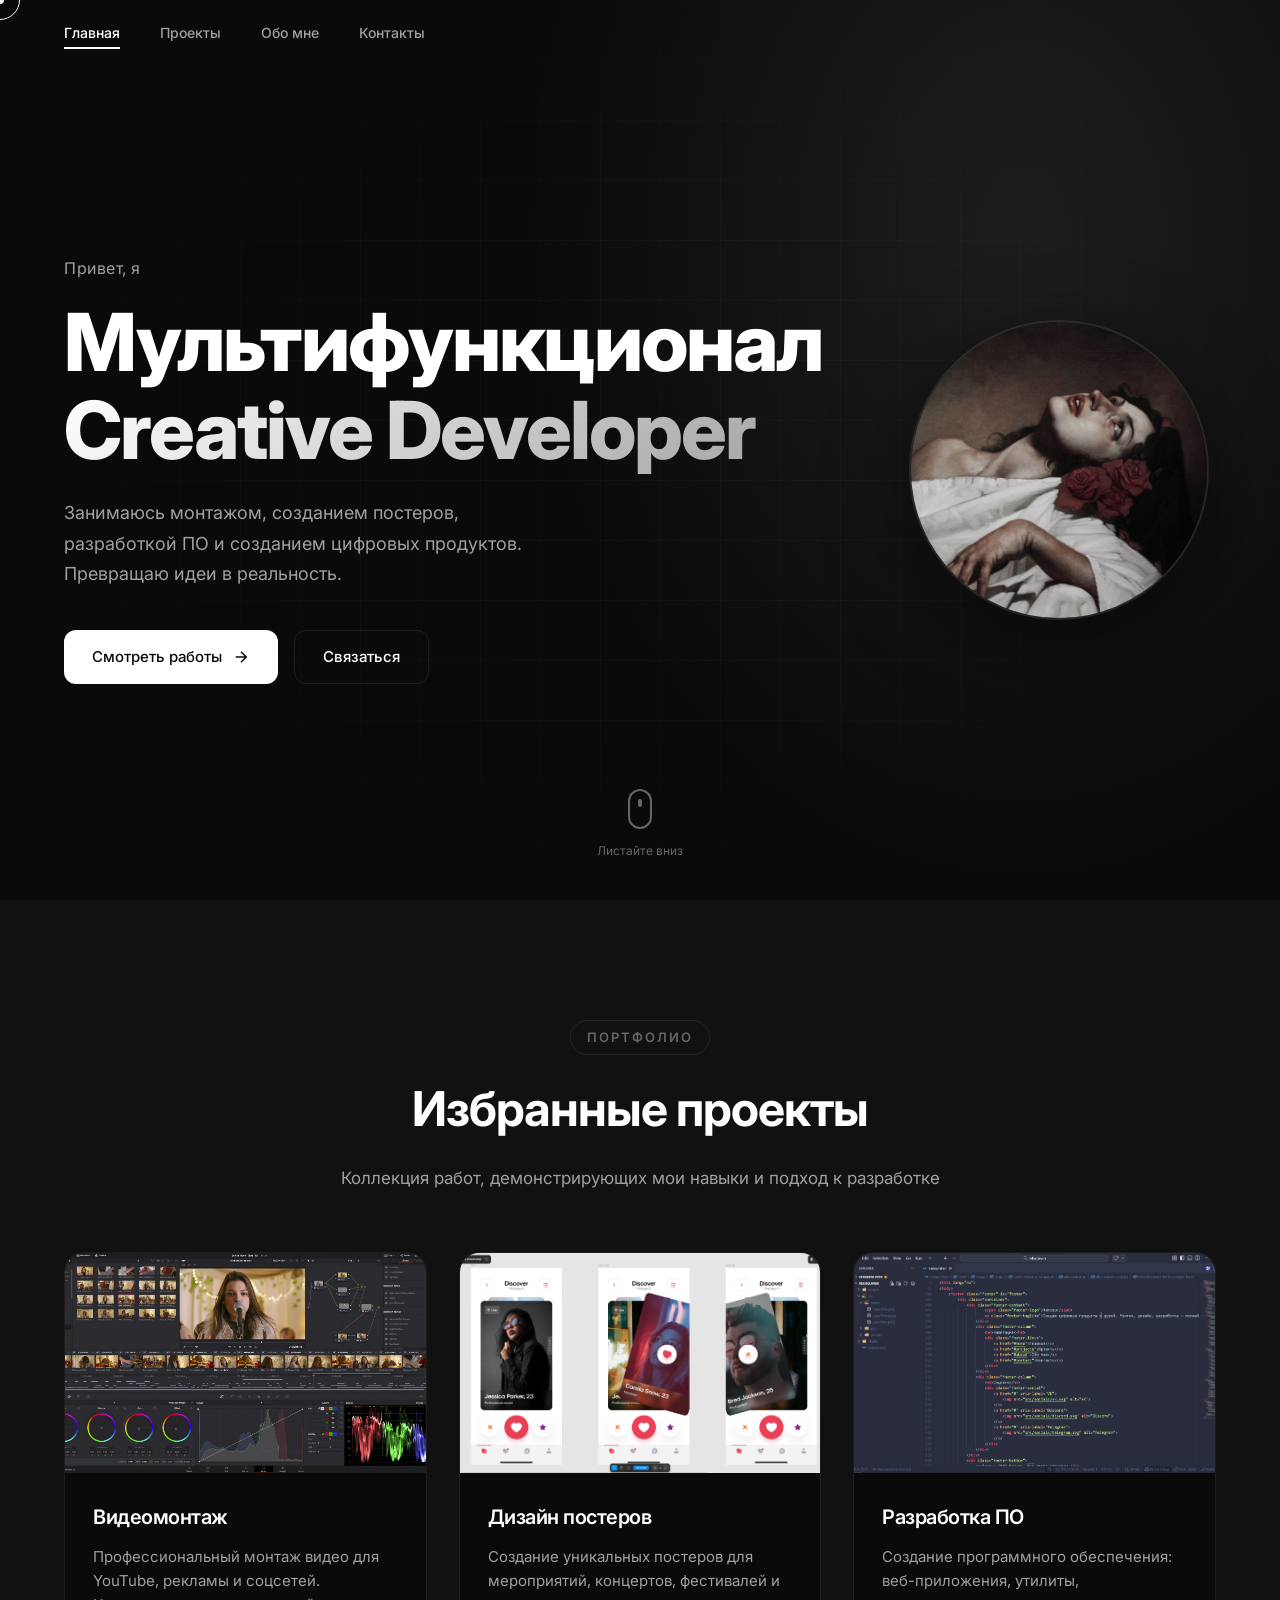
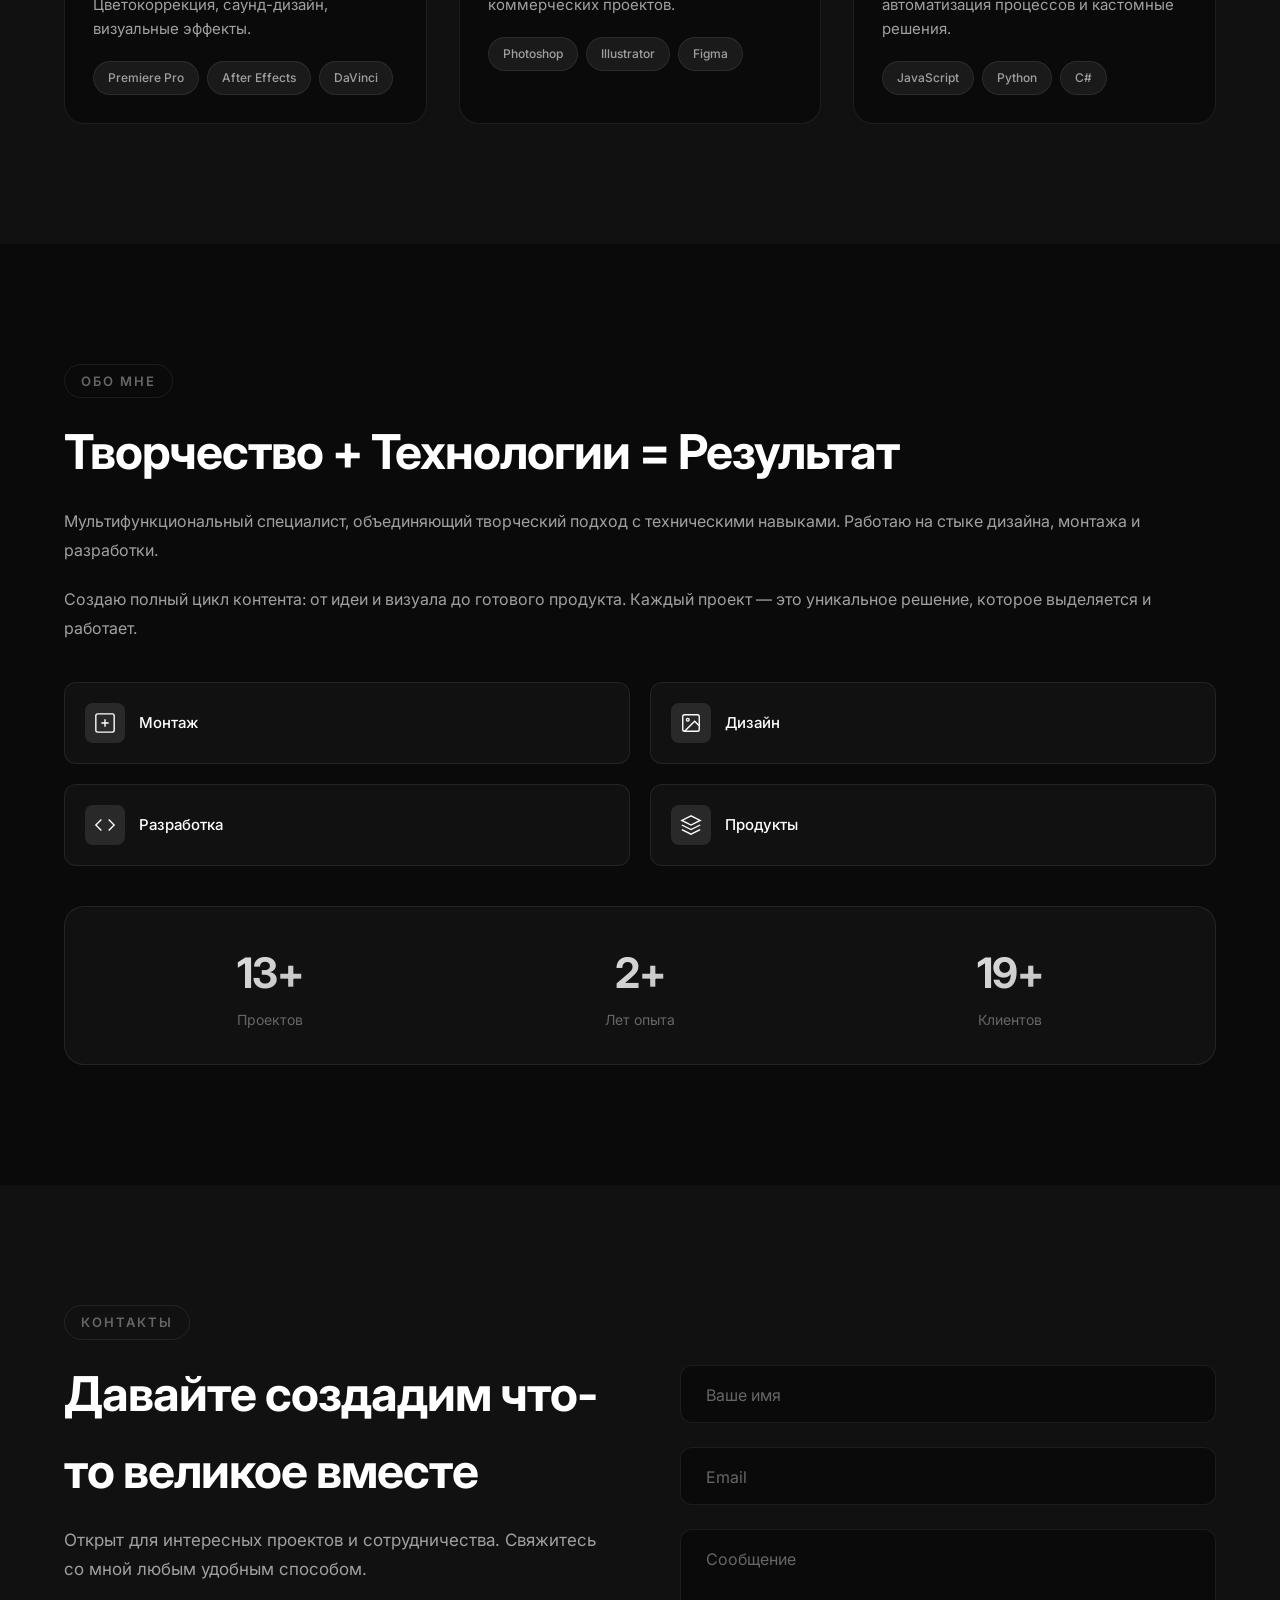
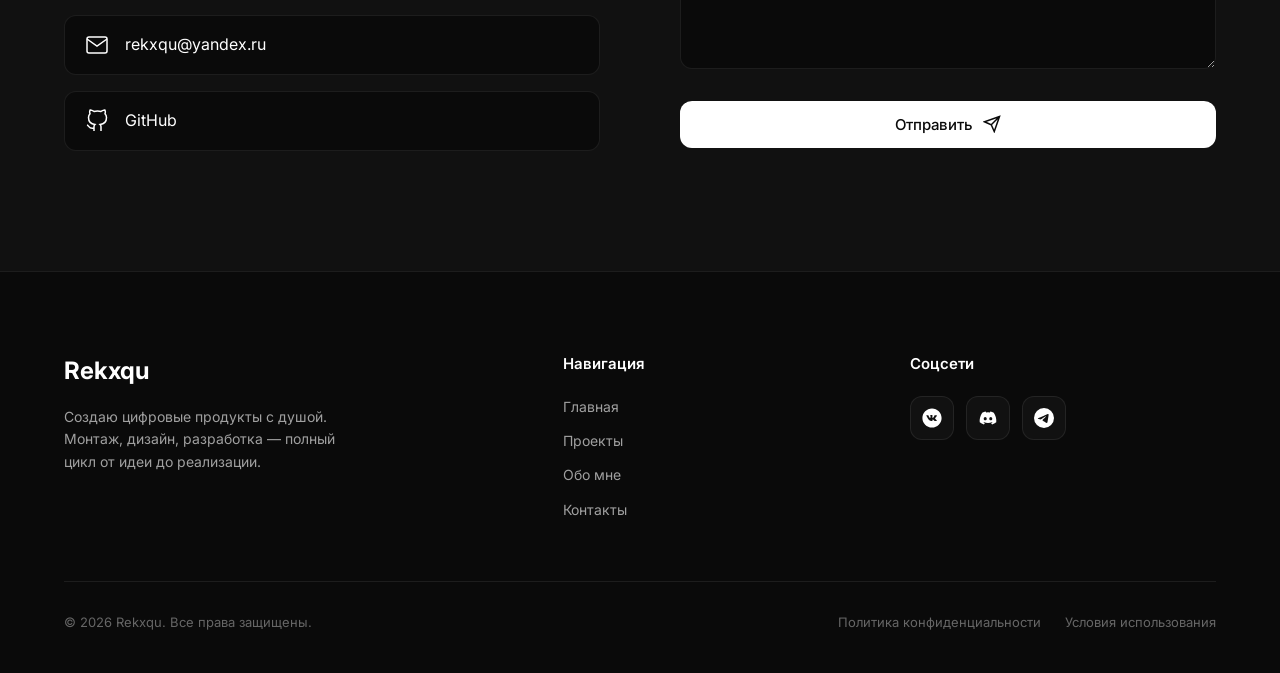
<file: index.html>
<!DOCTYPE html>
<html lang="ru">
<head>
    <meta charset="UTF-8">
    <meta name="viewport" content="width=device-width, initial-scale=1.0">
    <meta name="description" content="Портфолио разработчика - современные веб-решения">
    <title>Rekxqu | Портфолио</title>
    <link rel="stylesheet" href="styles/styles.css">
    <link rel="preconnect" href="https://fonts.googleapis.com">
    <link rel="preconnect" href="https://fonts.gstatic.com" crossorigin>
    <link href="https://fonts.googleapis.com/css2?family=Inter:wght@300;400;500;600;700;800&display=swap" rel="stylesheet">
</head>
<body>
    <!-- Курсор-след -->
    <div class="cursor-follower"></div>
    <div class="cursor-dot"></div>

    <!-- Навигация -->
    <header class="header" id="header">
        <nav class="nav container">
            <ul class="nav-menu" id="nav-menu">
                <li class="nav-item"><a href="#home" class="nav-link active">Главная</a></li>
                <li class="nav-item"><a href="#projects" class="nav-link">Проекты</a></li>
                <li class="nav-item"><a href="#about" class="nav-link">Обо мне</a></li>
                <li class="nav-item"><a href="#contact" class="nav-link">Контакты</a></li>
            </ul>
            <button class="nav-toggle" id="nav-toggle" aria-label="Меню">
                <span></span>
                <span></span>
                <span></span>
            </button>
        </nav>
    </header>

    <main>
        <!-- Главная секция -->
        <section class="hero" id="home">
            <div class="hero-bg">
                <div class="hero-gradient"></div>
                <div class="hero-grid"></div>
            </div>
            <div class="container hero-content">
                <div class="hero-text">
                    <p class="hero-greeting">Привет, я</p>
                    <h1 class="hero-title">
                        <span class="title-line">Мультифункционал</span>
                        <span class="title-line accent">Creative Developer</span>
                    </h1>
                    <p class="hero-description">
                        Занимаюсь монтажом, созданием постеров, разработкой ПО 
                        и созданием цифровых продуктов. Превращаю идеи в реальность.
                    </p>
                    <div class="hero-buttons">
                        <a href="#projects" class="btn btn-primary">
                            <span>Смотреть работы</span>
                            <svg class="btn-icon" viewBox="0 0 24 24" fill="none" stroke="currentColor" stroke-width="2">
                                <path d="M5 12h14M12 5l7 7-7 7"/>
                            </svg>
                        </a>
                        <a href="#contact" class="btn btn-outline">Связаться</a>
                    </div>
                </div>
                <div class="hero-visual">
                    <div class="hero-image-wrapper">
                        <img src="src/pics/portfolio.jpg" alt="Portfolio" class="hero-image">
                    </div>
                </div>
            </div>
            <div class="scroll-indicator">
                <div class="scroll-mouse">
                    <div class="scroll-wheel"></div>
                </div>
                <span>Листайте вниз</span>
            </div>
        </section>

        <!-- Секция проектов -->
        <section class="projects" id="projects">
            <div class="container">
                <div class="section-header">
                    <span class="section-tag">Портфолио</span>
                    <h2 class="section-title">Избранные проекты</h2>
                    <p class="section-description">
                        Коллекция работ, демонстрирующих мои навыки и подход к разработке
                    </p>
                </div>
                <div class="projects-grid">
                    <!-- Кейс 1: Монтаж -->
                    <article class="project-card" data-tilt data-case="montage">
                        <div class="project-image">
                            <img src="src/cases/caseThree.jpg" alt="Видеомонтаж" class="project-img">
                            <div class="project-overlay">
                                <span class="project-link">
                                    <svg viewBox="0 0 24 24" fill="none" stroke="currentColor" stroke-width="2">
                                        <path d="M18 13v6a2 2 0 01-2 2H5a2 2 0 01-2-2V8a2 2 0 012-2h6M15 3h6v6M10 14L21 3"/>
                                    </svg>
                                </span>
                            </div>
                        </div>
                        <div class="project-content">
                            <h3 class="project-title">Видеомонтаж</h3>
                            <p class="project-description">
                                Профессиональный монтаж видео для YouTube, рекламы и соцсетей.
                                Цветокоррекция, саунд-дизайн, визуальные эффекты.
                            </p>
                            <div class="project-tags">
                                <span class="tag">Premiere Pro</span>
                                <span class="tag">After Effects</span>
                                <span class="tag">DaVinci</span>
                            </div>
                        </div>
                    </article>

                    <!-- Кейс 2: Постеры -->
                    <article class="project-card" data-tilt data-case="design">
                        <div class="project-image">
                            <img src="src/cases/caseOne.png" alt="Дизайн постеров" class="project-img">
                            <div class="project-overlay">
                                <span class="project-link">
                                    <svg viewBox="0 0 24 24" fill="none" stroke="currentColor" stroke-width="2">
                                        <path d="M18 13v6a2 2 0 01-2 2H5a2 2 0 01-2-2V8a2 2 0 012-2h6M15 3h6v6M10 14L21 3"/>
                                    </svg>
                                </span>
                            </div>
                        </div>
                        <div class="project-content">
                            <h3 class="project-title">Дизайн постеров</h3>
                            <p class="project-description">
                                Создание уникальных постеров для мероприятий, концертов,
                                фестивалей и коммерческих проектов.
                            </p>
                            <div class="project-tags">
                                <span class="tag">Photoshop</span>
                                <span class="tag">Illustrator</span>
                                <span class="tag">Figma</span>
                            </div>
                        </div>
                    </article>

                    <!-- Кейс 3: ПО -->
                    <article class="project-card" data-tilt data-case="coding">
                        <div class="project-image">
                            <img src="src/cases/caseTwo.png" alt="Разработка ПО" class="project-img">
                            <div class="project-overlay">
                                <span class="project-link">
                                    <svg viewBox="0 0 24 24" fill="none" stroke="currentColor" stroke-width="2">
                                        <path d="M18 13v6a2 2 0 01-2 2H5a2 2 0 01-2-2V8a2 2 0 012-2h6M15 3h6v6M10 14L21 3"/>
                                    </svg>
                                </span>
                            </div>
                        </div>
                        <div class="project-content">
                            <h3 class="project-title">Разработка ПО</h3>
                            <p class="project-description">
                                Создание программного обеспечения: веб-приложения,
                                утилиты, автоматизация процессов и кастомные решения.
                            </p>
                            <div class="project-tags">
                                <span class="tag">JavaScript</span>
                                <span class="tag">Python</span>
                                <span class="tag">C#</span>
                            </div>
                        </div>
                    </article>
                </div>
            </div>
        </section>

        <!-- Секция "Обо мне" -->
        <section class="about" id="about">
            <div class="container">
                <div class="about-content">
                    <div class="about-text">
                        <span class="section-tag">Обо мне</span>
                        <h2 class="section-title">Творчество + Технологии = Результат</h2>
                        <div class="about-description">
                            <p>
                                Мультифункциональный специалист, объединяющий творческий подход 
                                с техническими навыками. Работаю на стыке дизайна, монтажа и разработки.
                            </p>
                            <p>
                                Создаю полный цикл контента: от идеи и визуала до готового продукта. 
                                Каждый проект — это уникальное решение, которое выделяется и работает.
                            </p>
                        </div>
                        <div class="skills-grid">
                            <div class="skill-item">
                                <div class="skill-icon">
                                    <svg viewBox="0 0 24 24" fill="none" stroke="currentColor" stroke-width="1.5">
                                        <rect x="2" y="2" width="20" height="20" rx="2"/>
                                        <path d="M8 12h8M12 8v8"/>
                                    </svg>
                                </div>
                                <span>Монтаж</span>
                            </div>
                            <div class="skill-item">
                                <div class="skill-icon">
                                    <svg viewBox="0 0 24 24" fill="none" stroke="currentColor" stroke-width="1.5">
                                        <rect x="3" y="3" width="18" height="18" rx="2"/>
                                        <circle cx="8.5" cy="8.5" r="1.5"/>
                                        <path d="M21 15l-5-5L5 21"/>
                                    </svg>
                                </div>
                                <span>Дизайн</span>
                            </div>
                            <div class="skill-item">
                                <div class="skill-icon">
                                    <svg viewBox="0 0 24 24" fill="none" stroke="currentColor" stroke-width="1.5">
                                        <polyline points="16 18 22 12 16 6"/>
                                        <polyline points="8 6 2 12 8 18"/>
                                    </svg>
                                </div>
                                <span>Разработка</span>
                            </div>
                            <div class="skill-item">
                                <div class="skill-icon">
                                    <svg viewBox="0 0 24 24" fill="none" stroke="currentColor" stroke-width="1.5">
                                        <path d="M12 2L2 7l10 5 10-5-10-5z"/>
                                        <path d="M2 17l10 5 10-5"/>
                                        <path d="M2 12l10 5 10-5"/>
                                    </svg>
                                </div>
                                <span>Продукты</span>
                            </div>
                        </div>
                        <div class="stats-grid">
                            <div class="stat-item">
                                <span class="stat-number" data-count="47">0</span>
                                <span class="stat-label">Проектов</span>
                            </div>
                            <div class="stat-item">
                                <span class="stat-number" data-count="8">0</span>
                                <span class="stat-label">Лет опыта</span>
                            </div>
                            <div class="stat-item">
                                <span class="stat-number" data-count="66">0</span>
                                <span class="stat-label">Клиентов</span>
                            </div>
                        </div>
                    </div>
                </div>
            </div>
        </section>

        <!-- Секция контактов -->
        <section class="contact" id="contact">
            <div class="container">
                <div class="contact-content">
                    <div class="contact-text">
                        <span class="section-tag">Контакты</span>
                        <h2 class="section-title">Давайте создадим что-то великое вместе</h2>
                        <p class="contact-description">
                            Открыт для интересных проектов и сотрудничества. 
                            Свяжитесь со мной любым удобным способом.
                        </p>
                        <div class="contact-links">
                            <a href="mailto:rekxqu@yandex.ru" class="contact-link">
                                <svg viewBox="0 0 24 24" fill="none" stroke="currentColor" stroke-width="1.5">
                                    <path d="M4 4h16c1.1 0 2 .9 2 2v12c0 1.1-.9 2-2 2H4c-1.1 0-2-.9-2-2V6c0-1.1.9-2 2-2z"/>
                                    <polyline points="22,6 12,13 2,6"/>
                                </svg>
                                <span>rekxqu@yandex.ru</span>
                            </a>
                            <a href="https://www.youtube.com/watch?v=HIcSWuKMwOw" class="contact-link">
                                <svg viewBox="0 0 24 24" fill="none" stroke="currentColor" stroke-width="1.5">
                                    <path d="M9 19c-5 1.5-5-2.5-7-3m14 6v-3.87a3.37 3.37 0 00-.94-2.61c3.14-.35 6.44-1.54 6.44-7A5.44 5.44 0 0020 4.77 5.07 5.07 0 0019.91 1S18.73.65 16 2.48a13.38 13.38 0 00-7 0C6.27.65 5.09 1 5.09 1A5.07 5.07 0 005 4.77a5.44 5.44 0 00-1.5 3.78c0 5.42 3.3 6.61 6.44 7A3.37 3.37 0 009 18.13V22"/>
                                </svg>
                                <span>GitHub</span>
                            </a>
                        </div>
                    </div>
                    <form class="contact-form" id="contact-form">
                        <div class="form-group">
                            <input type="text" id="name" name="name" required placeholder=" ">
                            <label for="name">Ваше имя</label>
                        </div>
                        <div class="form-group">
                            <input type="email" id="email" name="email" required placeholder=" ">
                            <label for="email">Email</label>
                        </div>
                        <div class="form-group">
                            <textarea id="message" name="message" rows="4" required placeholder=" "></textarea>
                            <label for="message">Сообщение</label>
                        </div>
                        <button type="submit" class="btn btn-primary btn-full">
                            <span>Отправить</span>
                            <svg class="btn-icon" viewBox="0 0 24 24" fill="none" stroke="currentColor" stroke-width="2">
                                <path d="M22 2L11 13M22 2l-7 20-4-9-9-4 20-7z"/>
                            </svg>
                        </button>
                    </form>
                </div>
            </div>
        </section>
    </main>

    <!-- Модальное окно для кейсов -->
    <div class="modal-overlay" id="modal-overlay">
        <div class="modal" id="modal" role="dialog" aria-modal="true">
            <button class="modal-close" id="modal-close" aria-label="Закрыть">
                <svg viewBox="0 0 24 24" fill="none" stroke="currentColor" stroke-width="2">
                    <path d="M18 6L6 18M6 6l12 12"/>
                </svg>
            </button>
            <div class="modal-content">
                <div class="modal-header">
                    <h3 class="modal-title" id="modal-title"></h3>
                    <p class="modal-subtitle" id="modal-subtitle"></p>
                </div>
                <div class="modal-body" id="modal-body">
                    <!-- Динамический контент -->
                </div>
            </div>
        </div>
    </div>

    <!-- Footer -->
    <footer class="footer" id="footer">
        <div class="container">
            <div class="footer-content">
                <div class="footer-brand">
                    <span class="footer-logo">Rekxqu</span>
                    <p class="footer-tagline">Создаю цифровые продукты с душой. Монтаж, дизайн, разработка — полный цикл от идеи до реализации.</p>
                </div>
                <div class="footer-column">
                    <h4>Навигация</h4>
                    <div class="footer-links">
                        <a href="#home">Главная</a>
                        <a href="#projects">Проекты</a>
                        <a href="#about">Обо мне</a>
                        <a href="#contact">Контакты</a>
                    </div>
                </div>
                <div class="footer-column">
                    <h4>Соцсети</h4>
                    <div class="footer-social">
                        <a href="https://vk.com/rekxqu" aria-label="VK">
                            <img src="src/socials/vk.svg" alt="VK">
                        </a>
                        <a href="https://discord.com/users/501268780538658817" aria-label="Discord">
                            <img src="src/socials/discord.svg" alt="Discord">
                        </a>
                        <a href="t.me/rekxqu" aria-label="Telegram">
                            <img src="src/socials/telegram.svg" alt="Telegram">
                        </a>
                    </div>
                </div>
            </div>
            <div class="footer-bottom">
                <p>&copy; 2026 Rekxqu. Все права защищены.</p>
                <div class="footer-legal">
                    <a href="pages/privacypolicy.html">Политика конфиденциальности</a>
                    <a href="pages/termsofuse.html">Условия использования</a>
                </div>
            </div>
        </div>
    </footer>

    <script type="module" src="scripts/main.js"></script>
</body>
</html>
</file>
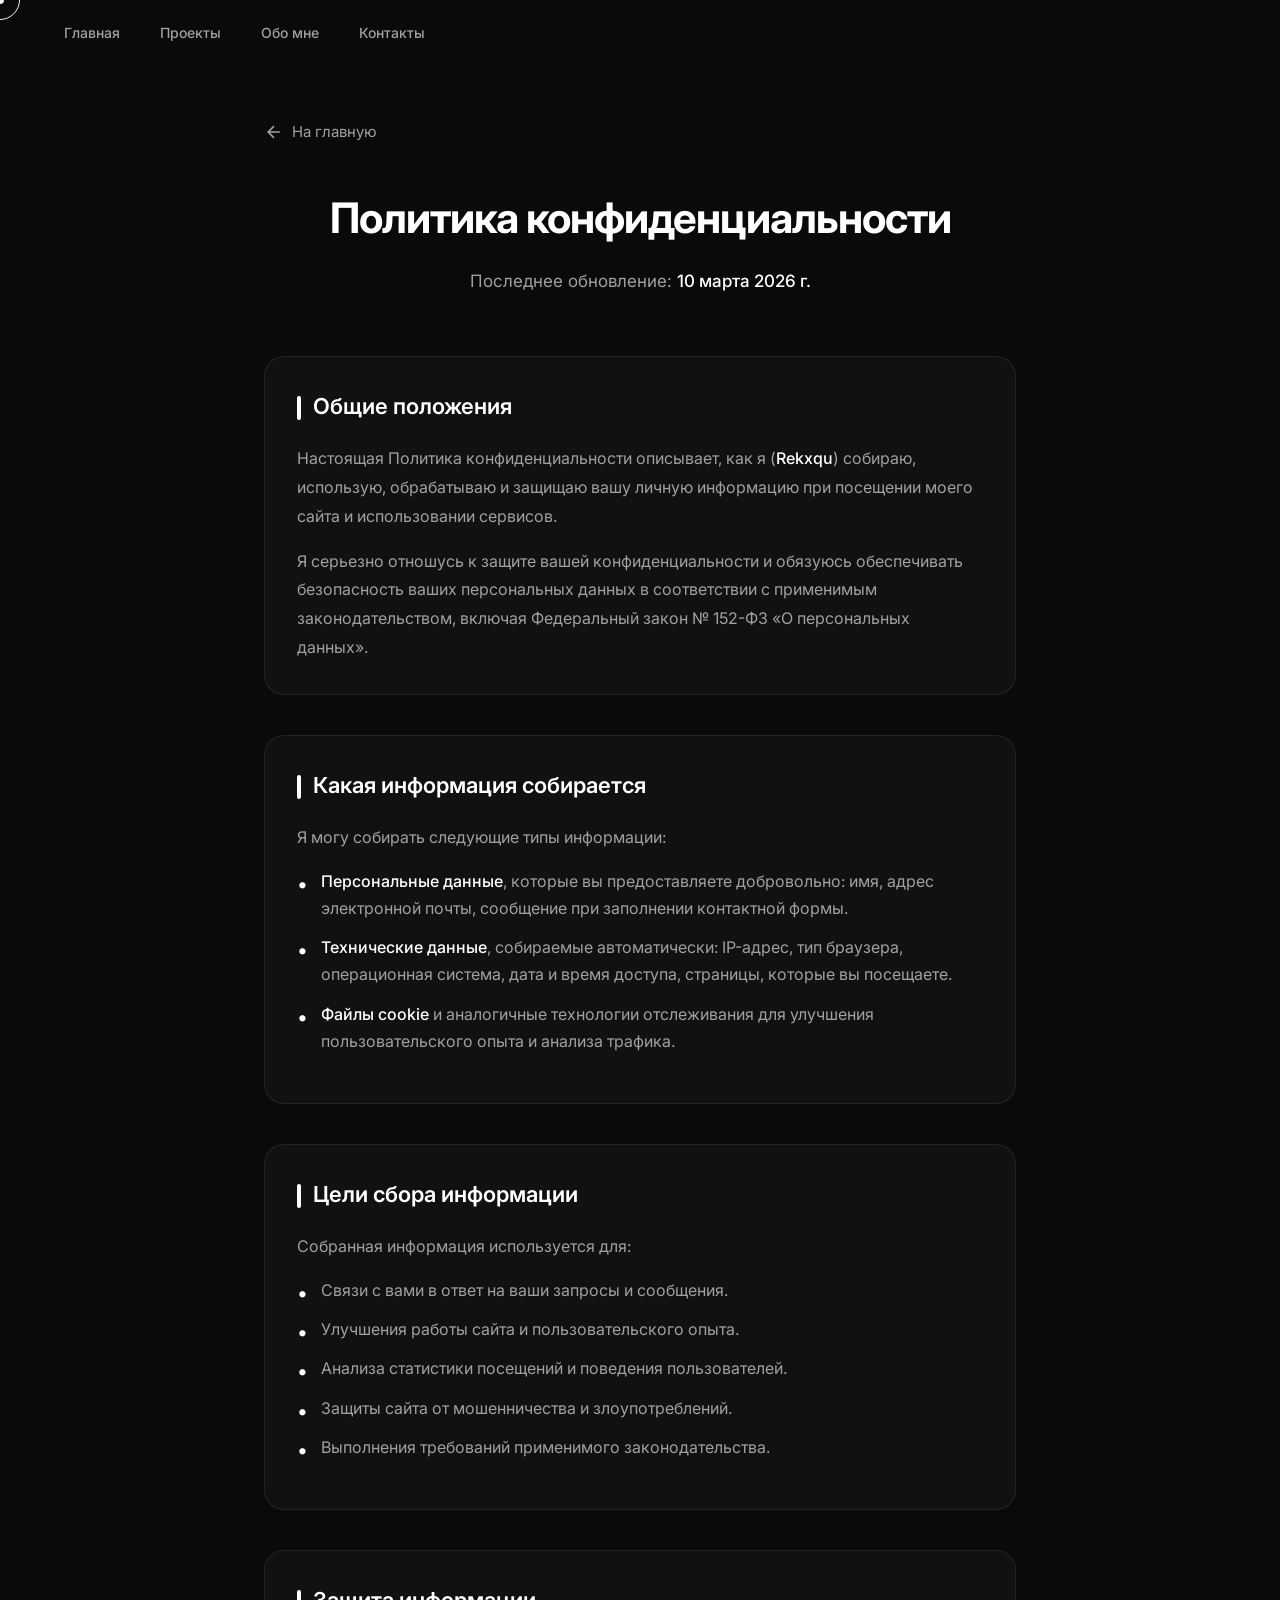
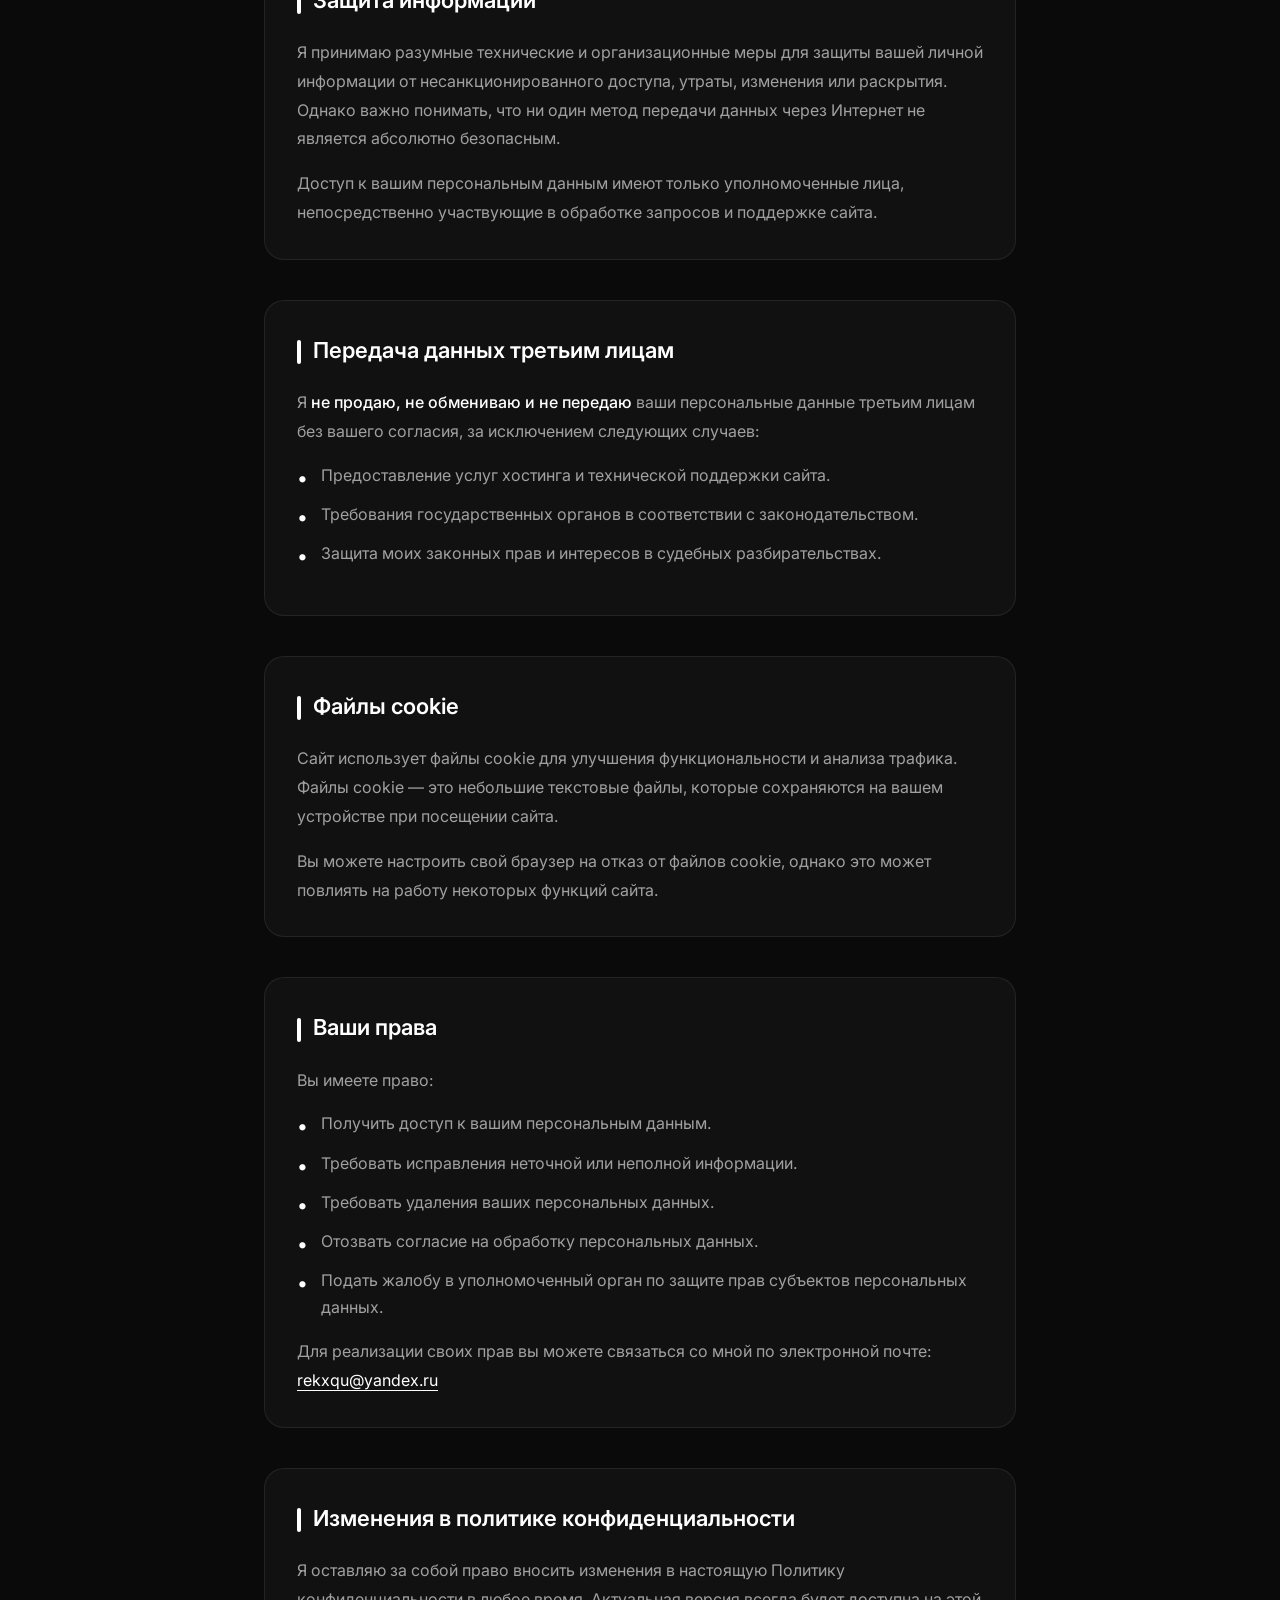
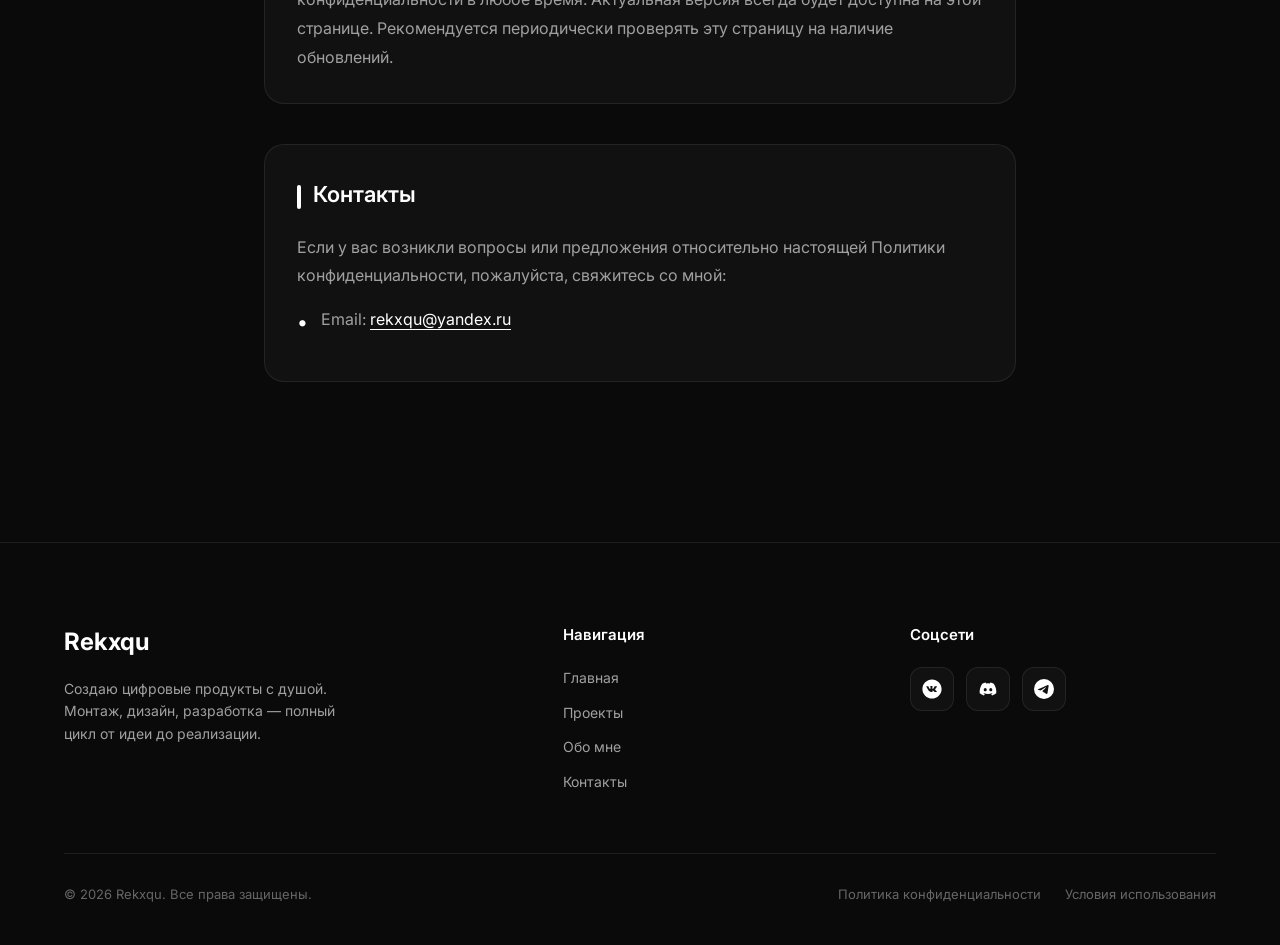
<file: pages/privacypolicy.html>
<!DOCTYPE html>
<html lang="ru">
<head>
    <meta charset="UTF-8">
    <meta name="viewport" content="width=device-width, initial-scale=1.0">
    <meta name="description" content="Политика конфиденциальности - Rekxqu">
    <title>Политика конфиденциальности | Rekxqu</title>
    <link rel="stylesheet" href="../styles/styles.css">
    <link rel="preconnect" href="https://fonts.googleapis.com">
    <link rel="preconnect" href="https://fonts.gstatic.com" crossorigin>
    <link href="https://fonts.googleapis.com/css2?family=Inter:wght@300;400;500;600;700;800&display=swap" rel="stylesheet">
    <style>
        .legal-page {
            min-height: 100vh;
            padding: var(--section-padding) 0;
        }

        .legal-content {
            max-width: 800px;
            margin: 0 auto;
        }

        .legal-header {
            text-align: center;
            margin-bottom: 60px;
        }

        .legal-title {
            font-size: clamp(32px, 5vw, 42px);
            font-weight: 700;
            letter-spacing: -1px;
            margin-bottom: 16px;
        }

        .legal-subtitle {
            color: var(--color-text-secondary);
            font-size: 17px;
            line-height: 1.7;
        }

        .legal-section {
            margin-bottom: 40px;
            padding: 32px;
            background: var(--color-bg-secondary);
            border: 1px solid var(--color-border);
            border-radius: var(--radius-lg);
        }

        .legal-section-title {
            font-size: 22px;
            font-weight: 600;
            margin-bottom: 20px;
            color: var(--color-text);
        }

        .legal-section-title::before {
            content: '';
            display: inline-block;
            width: 4px;
            height: 24px;
            background: var(--color-accent);
            margin-right: 12px;
            vertical-align: middle;
            border-radius: 2px;
        }

        .legal-text {
            color: var(--color-text-secondary);
            line-height: 1.8;
            margin-bottom: 16px;
        }

        .legal-text:last-child {
            margin-bottom: 0;
        }

        .legal-list {
            list-style: none;
            margin: 16px 0;
        }

        .legal-list li {
            position: relative;
            padding-left: 24px;
            margin-bottom: 12px;
            color: var(--color-text-secondary);
            line-height: 1.7;
        }

        .legal-list li::before {
            content: '•';
            position: absolute;
            left: 0;
            color: var(--color-accent);
            font-size: 20px;
            line-height: 1.6;
        }

        .legal-link {
            display: inline-flex;
            align-items: center;
            gap: 8px;
            color: var(--color-text);
            text-decoration: underline;
            text-underline-offset: 4px;
            transition: opacity var(--transition-fast);
        }

        .legal-link:hover {
            opacity: 0.7;
        }

        .back-link {
            display: inline-flex;
            align-items: center;
            gap: 8px;
            margin-bottom: 40px;
            color: var(--color-text-secondary);
            font-size: 15px;
            transition: color var(--transition-fast);
        }

        .back-link:hover {
            color: var(--color-text);
        }

        .back-link svg {
            width: 20px;
            height: 20px;
        }

        .legal-highlight {
            color: var(--color-text);
            font-weight: 500;
        }

        @media (max-width: 768px) {
            .legal-section {
                padding: 24px;
            }

            .legal-page {
                padding: 80px 0;
            }
        }
    </style>
</head>
<body>
    <!-- Курсор-след -->
    <div class="cursor-follower"></div>
    <div class="cursor-dot"></div>

    <!-- Навигация -->
    <header class="header" id="header">
        <nav class="nav container">
            <ul class="nav-menu" id="nav-menu">
                <li class="nav-item"><a href="../index.html#home" class="nav-link">Главная</a></li>
                <li class="nav-item"><a href="../index.html#projects" class="nav-link">Проекты</a></li>
                <li class="nav-item"><a href="../index.html#about" class="nav-link">Обо мне</a></li>
                <li class="nav-item"><a href="../index.html#contact" class="nav-link">Контакты</a></li>
            </ul>
            <button class="nav-toggle" id="nav-toggle" aria-label="Меню">
                <span></span>
                <span></span>
                <span></span>
            </button>
        </nav>
    </header>

    <main class="legal-page">
        <div class="container legal-content">
            <a href="../index.html" class="back-link">
                <svg viewBox="0 0 24 24" fill="none" stroke="currentColor" stroke-width="2">
                    <path d="M19 12H5M12 19l-7-7 7-7"/>
                </svg>
                На главную
            </a>

            <div class="legal-header">
                <h1 class="legal-title">Политика конфиденциальности</h1>
                <p class="legal-subtitle">
                    Последнее обновление: <span class="legal-highlight">10 марта 2026 г.</span>
                </p>
            </div>

            <section class="legal-section">
                <h2 class="legal-section-title">Общие положения</h2>
                <p class="legal-text">
                    Настоящая Политика конфиденциальности описывает, как я (<span class="legal-highlight">Rekxqu</span>) 
                    собираю, использую, обрабатываю и защищаю вашу личную информацию при посещении моего сайта и использовании сервисов.
                </p>
                <p class="legal-text">
                    Я серьезно отношусь к защите вашей конфиденциальности и обязуюсь обеспечивать безопасность ваших персональных данных 
                    в соответствии с применимым законодательством, включая Федеральный закон № 152-ФЗ «О персональных данных».
                </p>
            </section>

            <section class="legal-section">
                <h2 class="legal-section-title">Какая информация собирается</h2>
                <p class="legal-text">Я могу собирать следующие типы информации:</p>
                <ul class="legal-list">
                    <li>
                        <span class="legal-highlight">Персональные данные</span>, которые вы предоставляете добровольно: 
                        имя, адрес электронной почты, сообщение при заполнении контактной формы.
                    </li>
                    <li>
                        <span class="legal-highlight">Технические данные</span>, собираемые автоматически: 
                        IP-адрес, тип браузера, операционная система, дата и время доступа, страницы, которые вы посещаете.
                    </li>
                    <li>
                        <span class="legal-highlight">Файлы cookie</span> и аналогичные технологии отслеживания 
                        для улучшения пользовательского опыта и анализа трафика.
                    </li>
                </ul>
            </section>

            <section class="legal-section">
                <h2 class="legal-section-title">Цели сбора информации</h2>
                <p class="legal-text">Собранная информация используется для:</p>
                <ul class="legal-list">
                    <li>Связи с вами в ответ на ваши запросы и сообщения.</li>
                    <li>Улучшения работы сайта и пользовательского опыта.</li>
                    <li>Анализа статистики посещений и поведения пользователей.</li>
                    <li>Защиты сайта от мошенничества и злоупотреблений.</li>
                    <li>Выполнения требований применимого законодательства.</li>
                </ul>
            </section>

            <section class="legal-section">
                <h2 class="legal-section-title">Защита информации</h2>
                <p class="legal-text">
                    Я принимаю разумные технические и организационные меры для защиты вашей личной информации от 
                    несанкционированного доступа, утраты, изменения или раскрытия. Однако важно понимать, что 
                    ни один метод передачи данных через Интернет не является абсолютно безопасным.
                </p>
                <p class="legal-text">
                    Доступ к вашим персональным данным имеют только уполномоченные лица, непосредственно участвующие 
                    в обработке запросов и поддержке сайта.
                </p>
            </section>

            <section class="legal-section">
                <h2 class="legal-section-title">Передача данных третьим лицам</h2>
                <p class="legal-text">
                    Я <span class="legal-highlight">не продаю, не обмениваю и не передаю</span> ваши персональные данные 
                    третьим лицам без вашего согласия, за исключением следующих случаев:
                </p>
                <ul class="legal-list">
                    <li>Предоставление услуг хостинга и технической поддержки сайта.</li>
                    <li>Требования государственных органов в соответствии с законодательством.</li>
                    <li>Защита моих законных прав и интересов в судебных разбирательствах.</li>
                </ul>
            </section>

            <section class="legal-section">
                <h2 class="legal-section-title">Файлы cookie</h2>
                <p class="legal-text">
                    Сайт использует файлы cookie для улучшения функциональности и анализа трафика. 
                    Файлы cookie — это небольшие текстовые файлы, которые сохраняются на вашем устройстве 
                    при посещении сайта.
                </p>
                <p class="legal-text">
                    Вы можете настроить свой браузер на отказ от файлов cookie, однако это может повлиять 
                    на работу некоторых функций сайта.
                </p>
            </section>

            <section class="legal-section">
                <h2 class="legal-section-title">Ваши права</h2>
                <p class="legal-text">Вы имеете право:</p>
                <ul class="legal-list">
                    <li>Получить доступ к вашим персональным данным.</li>
                    <li>Требовать исправления неточной или неполной информации.</li>
                    <li>Требовать удаления ваших персональных данных.</li>
                    <li>Отозвать согласие на обработку персональных данных.</li>
                    <li>Подать жалобу в уполномоченный орган по защите прав субъектов персональных данных.</li>
                </ul>
                <p class="legal-text">
                    Для реализации своих прав вы можете связаться со мной по электронной почте: 
                    <a href="mailto:rekxqu@yandex.ru" class="legal-link">rekxqu@yandex.ru</a>
                </p>
            </section>

            <section class="legal-section">
                <h2 class="legal-section-title">Изменения в политике конфиденциальности</h2>
                <p class="legal-text">
                    Я оставляю за собой право вносить изменения в настоящую Политику конфиденциальности 
                    в любое время. Актуальная версия всегда будет доступна на этой странице. 
                    Рекомендуется периодически проверять эту страницу на наличие обновлений.
                </p>
            </section>

            <section class="legal-section">
                <h2 class="legal-section-title">Контакты</h2>
                <p class="legal-text">
                    Если у вас возникли вопросы или предложения относительно настоящей Политики конфиденциальности, 
                    пожалуйста, свяжитесь со мной:
                </p>
                <ul class="legal-list">
                    <li>
                        Email: <a href="mailto:rekxqu@yandex.ru" class="legal-link">rekxqu@yandex.ru</a>
                    </li>
                </ul>
            </section>
        </div>
    </main>

    <!-- Footer -->
    <footer class="footer" id="footer">
        <div class="container">
            <div class="footer-content">
                <div class="footer-brand">
                    <span class="footer-logo">Rekxqu</span>
                    <p class="footer-tagline">Создаю цифровые продукты с душой. Монтаж, дизайн, разработка — полный цикл от идеи до реализации.</p>
                </div>
                <div class="footer-column">
                    <h4>Навигация</h4>
                    <div class="footer-links">
                        <a href="../index.html#home">Главная</a>
                        <a href="../index.html#projects">Проекты</a>
                        <a href="../index.html#about">Обо мне</a>
                        <a href="../index.html#contact">Контакты</a>
                    </div>
                </div>
                <div class="footer-column">
                    <h4>Соцсети</h4>
                    <div class="footer-social">
                        <a href="#" aria-label="VK">
                            <img src="../src/socials/vk.svg" alt="VK">
                        </a>
                        <a href="#" aria-label="Discord">
                            <img src="../src/socials/discord.svg" alt="Discord">
                        </a>
                        <a href="#" aria-label="Telegram">
                            <img src="../src/socials/telegram.svg" alt="Telegram">
                        </a>
                    </div>
                </div>
            </div>
            <div class="footer-bottom">
                <p>&copy; 2026 Rekxqu. Все права защищены.</p>
                <div class="footer-legal">
                    <a href="privacypolicy.html">Политика конфиденциальности</a>
                    <a href="termsofuse.html">Условия использования</a>
                </div>
            </div>
        </div>
    </footer>

    <script type="module" src="../scripts/main.js"></script>
</body>
</html>
</file>
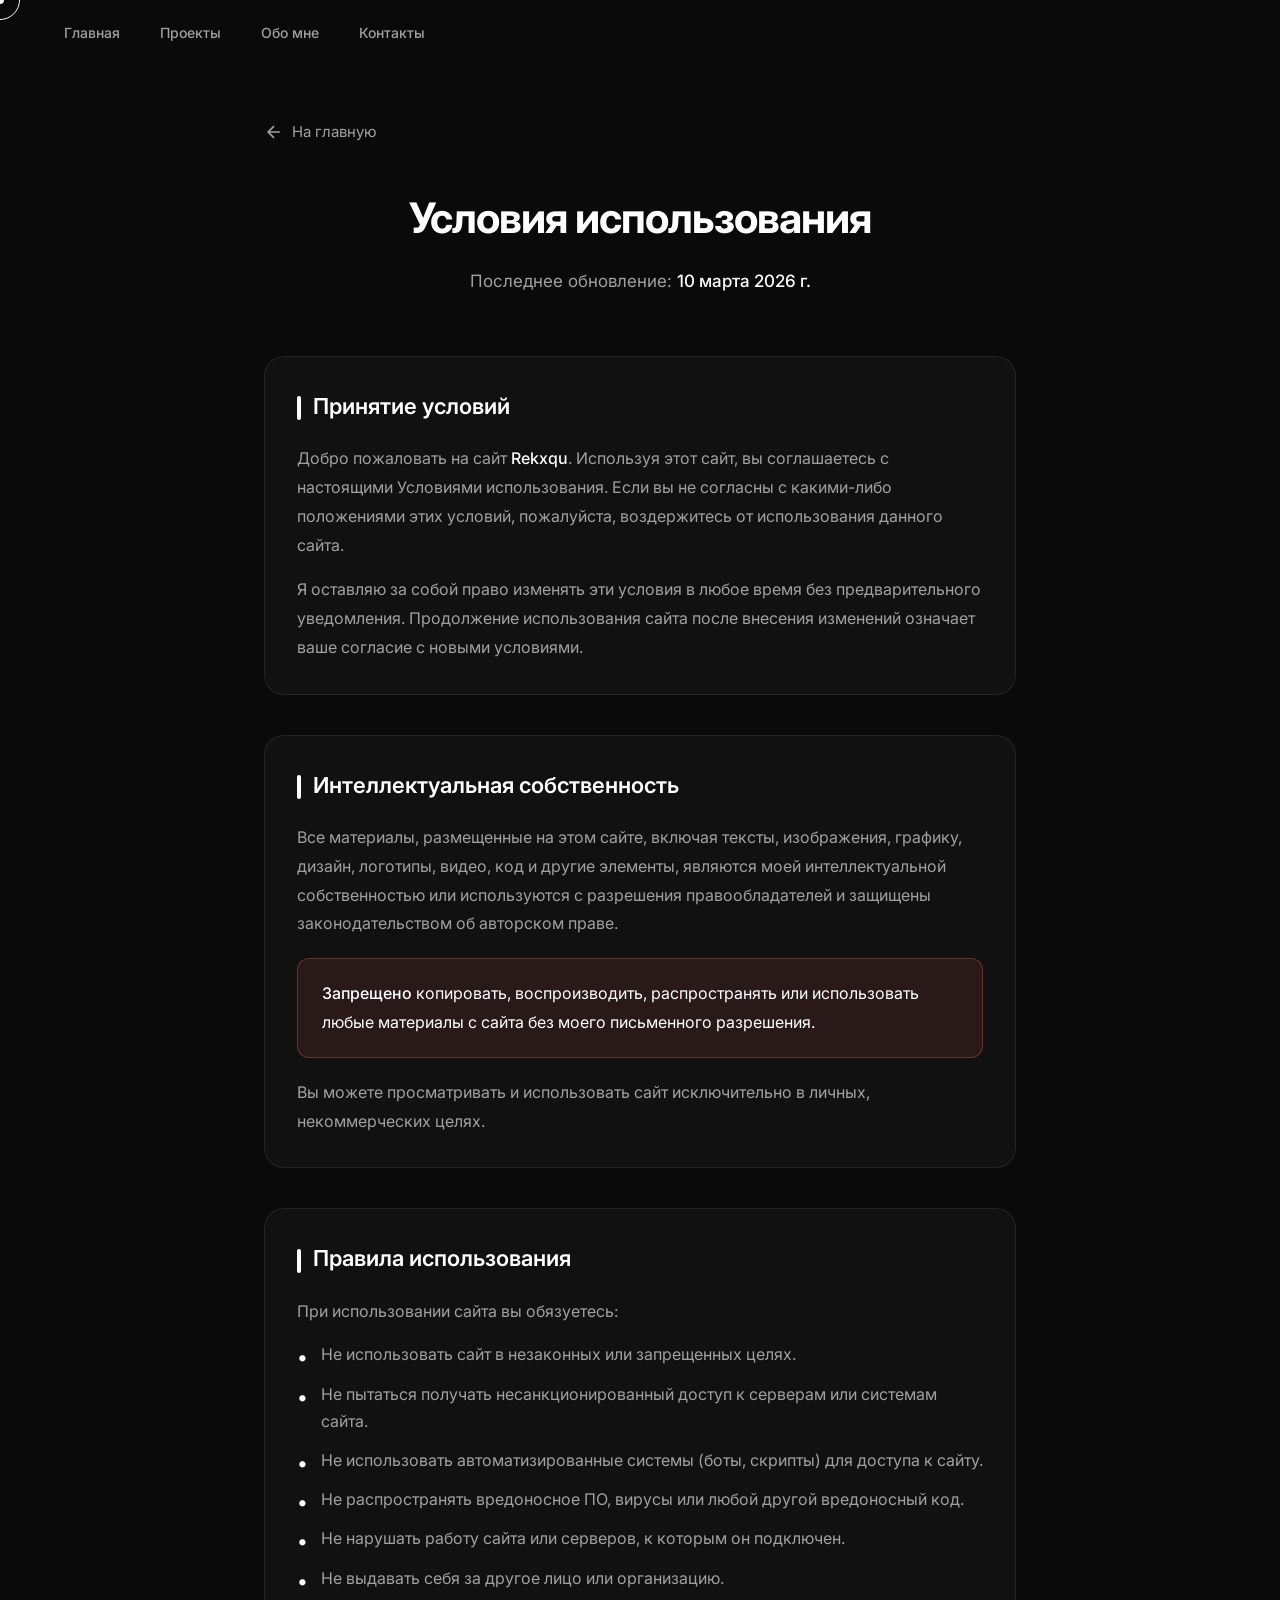
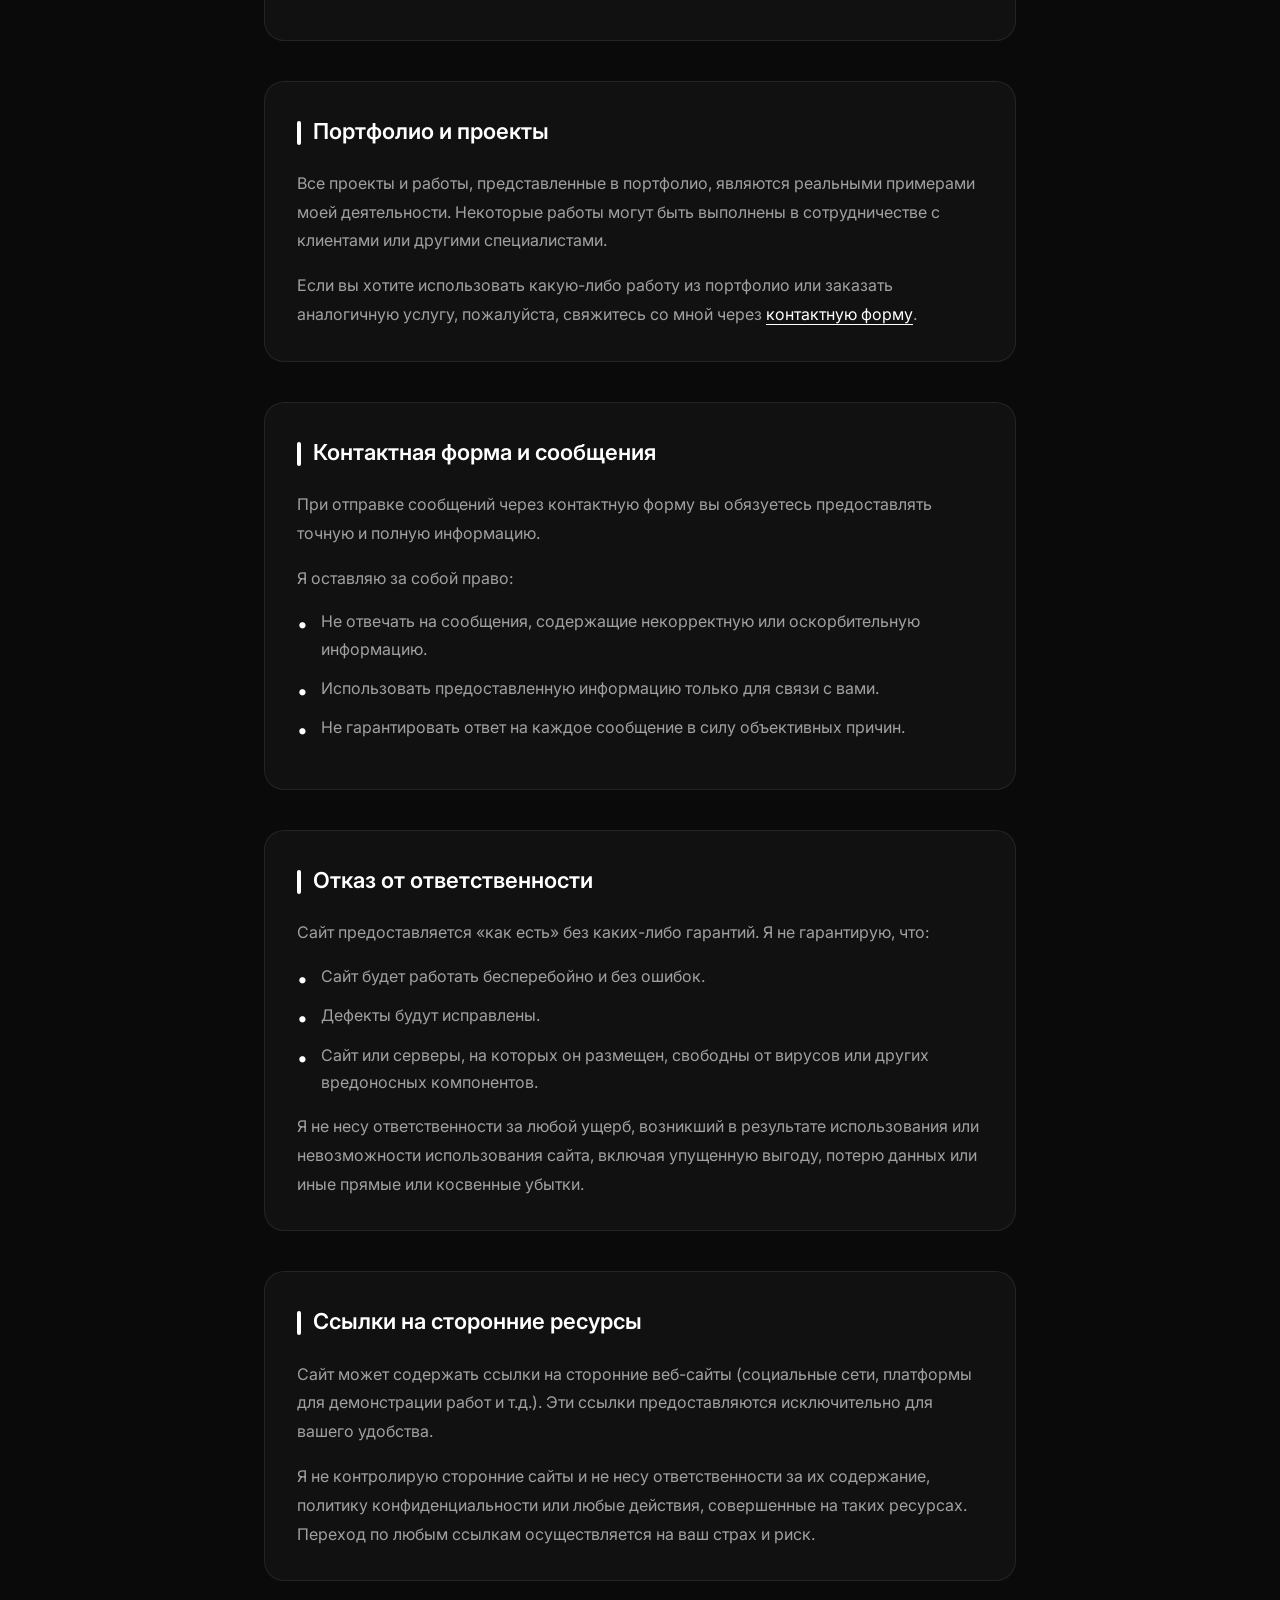
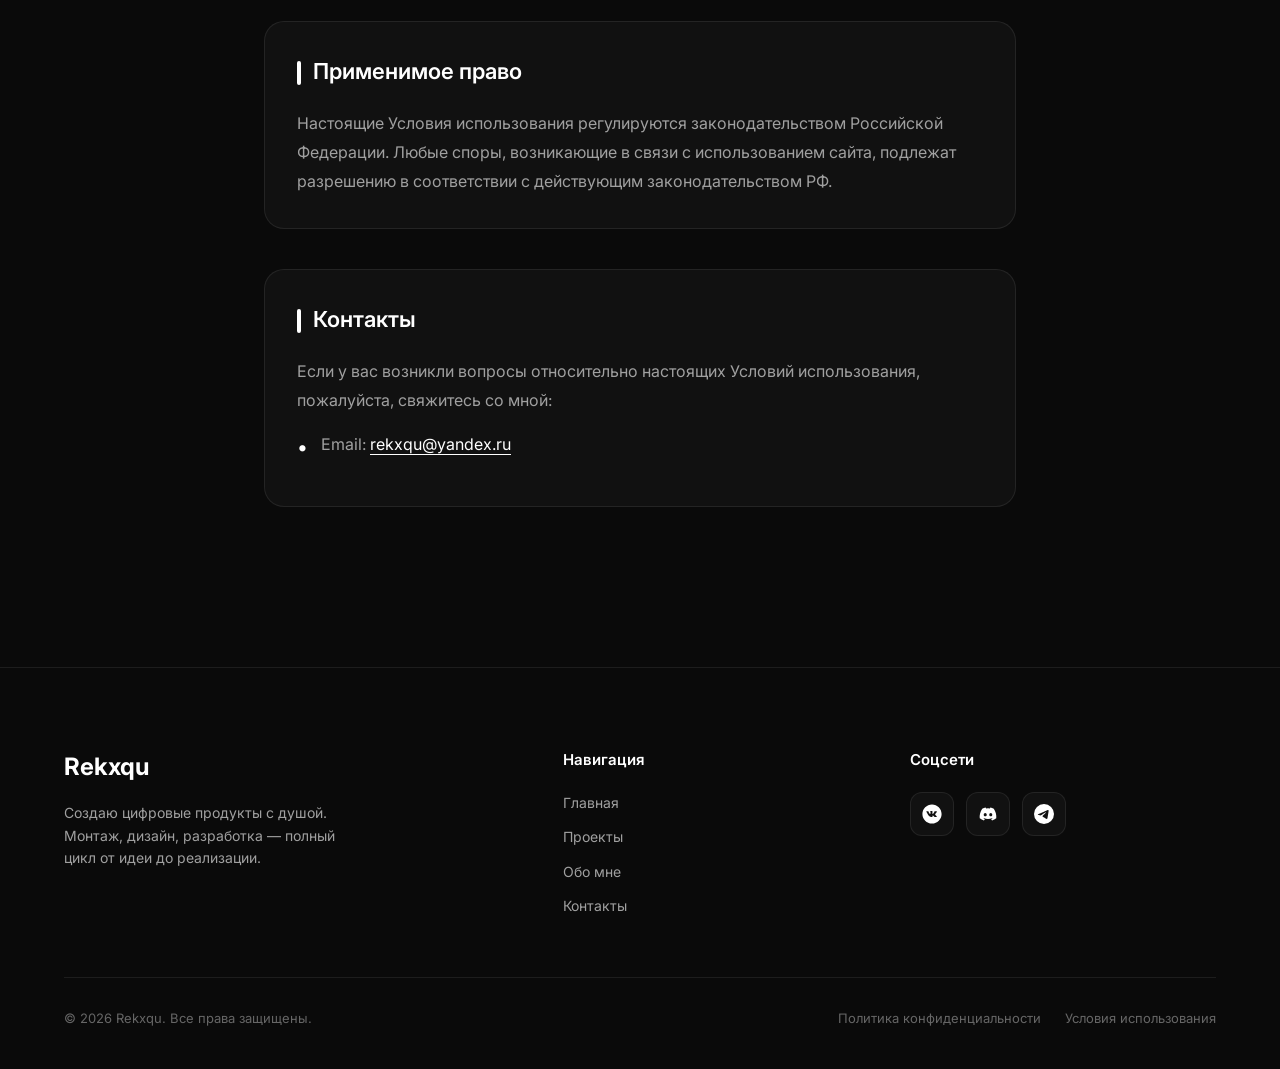
<file: pages/termsofuse.html>
<!DOCTYPE html>
<html lang="ru">
<head>
    <meta charset="UTF-8">
    <meta name="viewport" content="width=device-width, initial-scale=1.0">
    <meta name="description" content="Условия использования - Rekxqu">
    <title>Условия использования | Rekxqu</title>
    <link rel="stylesheet" href="../styles/styles.css">
    <link rel="preconnect" href="https://fonts.googleapis.com">
    <link rel="preconnect" href="https://fonts.gstatic.com" crossorigin>
    <link href="https://fonts.googleapis.com/css2?family=Inter:wght@300;400;500;600;700;800&display=swap" rel="stylesheet">
    <style>
        .legal-page {
            min-height: 100vh;
            padding: var(--section-padding) 0;
        }

        .legal-content {
            max-width: 800px;
            margin: 0 auto;
        }

        .legal-header {
            text-align: center;
            margin-bottom: 60px;
        }

        .legal-title {
            font-size: clamp(32px, 5vw, 42px);
            font-weight: 700;
            letter-spacing: -1px;
            margin-bottom: 16px;
        }

        .legal-subtitle {
            color: var(--color-text-secondary);
            font-size: 17px;
            line-height: 1.7;
        }

        .legal-section {
            margin-bottom: 40px;
            padding: 32px;
            background: var(--color-bg-secondary);
            border: 1px solid var(--color-border);
            border-radius: var(--radius-lg);
        }

        .legal-section-title {
            font-size: 22px;
            font-weight: 600;
            margin-bottom: 20px;
            color: var(--color-text);
        }

        .legal-section-title::before {
            content: '';
            display: inline-block;
            width: 4px;
            height: 24px;
            background: var(--color-accent);
            margin-right: 12px;
            vertical-align: middle;
            border-radius: 2px;
        }

        .legal-text {
            color: var(--color-text-secondary);
            line-height: 1.8;
            margin-bottom: 16px;
        }

        .legal-text:last-child {
            margin-bottom: 0;
        }

        .legal-list {
            list-style: none;
            margin: 16px 0;
        }

        .legal-list li {
            position: relative;
            padding-left: 24px;
            margin-bottom: 12px;
            color: var(--color-text-secondary);
            line-height: 1.7;
        }

        .legal-list li::before {
            content: '•';
            position: absolute;
            left: 0;
            color: var(--color-accent);
            font-size: 20px;
            line-height: 1.6;
        }

        .legal-link {
            display: inline-flex;
            align-items: center;
            gap: 8px;
            color: var(--color-text);
            text-decoration: underline;
            text-underline-offset: 4px;
            transition: opacity var(--transition-fast);
        }

        .legal-link:hover {
            opacity: 0.7;
        }

        .back-link {
            display: inline-flex;
            align-items: center;
            gap: 8px;
            margin-bottom: 40px;
            color: var(--color-text-secondary);
            font-size: 15px;
            transition: color var(--transition-fast);
        }

        .back-link:hover {
            color: var(--color-text);
        }

        .back-link svg {
            width: 20px;
            height: 20px;
        }

        .legal-highlight {
            color: var(--color-text);
            font-weight: 500;
        }

        .legal-warning {
            background: rgba(255, 100, 100, 0.1);
            border: 1px solid rgba(255, 100, 100, 0.3);
            padding: 20px 24px;
            border-radius: var(--radius-md);
            margin: 20px 0;
        }

        .legal-warning .legal-text {
            color: var(--color-text);
            margin-bottom: 0;
        }

        @media (max-width: 768px) {
            .legal-section {
                padding: 24px;
            }

            .legal-page {
                padding: 80px 0;
            }
        }
    </style>
</head>
<body>
    <!-- Курсор-след -->
    <div class="cursor-follower"></div>
    <div class="cursor-dot"></div>

    <!-- Навигация -->
    <header class="header" id="header">
        <nav class="nav container">
            <ul class="nav-menu" id="nav-menu">
                <li class="nav-item"><a href="../index.html#home" class="nav-link">Главная</a></li>
                <li class="nav-item"><a href="../index.html#projects" class="nav-link">Проекты</a></li>
                <li class="nav-item"><a href="../index.html#about" class="nav-link">Обо мне</a></li>
                <li class="nav-item"><a href="../index.html#contact" class="nav-link">Контакты</a></li>
            </ul>
            <button class="nav-toggle" id="nav-toggle" aria-label="Меню">
                <span></span>
                <span></span>
                <span></span>
            </button>
        </nav>
    </header>

    <main class="legal-page">
        <div class="container legal-content">
            <a href="../index.html" class="back-link">
                <svg viewBox="0 0 24 24" fill="none" stroke="currentColor" stroke-width="2">
                    <path d="M19 12H5M12 19l-7-7 7-7"/>
                </svg>
                На главную
            </a>

            <div class="legal-header">
                <h1 class="legal-title">Условия использования</h1>
                <p class="legal-subtitle">
                    Последнее обновление: <span class="legal-highlight">10 марта 2026 г.</span>
                </p>
            </div>

            <section class="legal-section">
                <h2 class="legal-section-title">Принятие условий</h2>
                <p class="legal-text">
                    Добро пожаловать на сайт <span class="legal-highlight">Rekxqu</span>. 
                    Используя этот сайт, вы соглашаетесь с настоящими Условиями использования. 
                    Если вы не согласны с какими-либо положениями этих условий, пожалуйста, 
                    воздержитесь от использования данного сайта.
                </p>
                <p class="legal-text">
                    Я оставляю за собой право изменять эти условия в любое время без предварительного уведомления. 
                    Продолжение использования сайта после внесения изменений означает ваше согласие с новыми условиями.
                </p>
            </section>

            <section class="legal-section">
                <h2 class="legal-section-title">Интеллектуальная собственность</h2>
                <p class="legal-text">
                    Все материалы, размещенные на этом сайте, включая тексты, изображения, графику, дизайн, 
                    логотипы, видео, код и другие элементы, являются моей интеллектуальной собственностью 
                    или используются с разрешения правообладателей и защищены законодательством об авторском праве.
                </p>
                <div class="legal-warning">
                    <p class="legal-text">
                        <span class="legal-highlight">Запрещено</span> копировать, воспроизводить, распространять 
                        или использовать любые материалы с сайта без моего письменного разрешения.
                    </p>
                </div>
                <p class="legal-text">
                    Вы можете просматривать и использовать сайт исключительно в личных, некоммерческих целях.
                </p>
            </section>

            <section class="legal-section">
                <h2 class="legal-section-title">Правила использования</h2>
                <p class="legal-text">При использовании сайта вы обязуетесь:</p>
                <ul class="legal-list">
                    <li>Не использовать сайт в незаконных или запрещенных целях.</li>
                    <li>Не пытаться получать несанкционированный доступ к серверам или системам сайта.</li>
                    <li>Не использовать автоматизированные системы (боты, скрипты) для доступа к сайту.</li>
                    <li>Не распространять вредоносное ПО, вирусы или любой другой вредоносный код.</li>
                    <li>Не нарушать работу сайта или серверов, к которым он подключен.</li>
                    <li>Не выдавать себя за другое лицо или организацию.</li>
                </ul>
            </section>

            <section class="legal-section">
                <h2 class="legal-section-title">Портфолио и проекты</h2>
                <p class="legal-text">
                    Все проекты и работы, представленные в портфолио, являются реальными примерами моей деятельности. 
                    Некоторые работы могут быть выполнены в сотрудничестве с клиентами или другими специалистами.
                </p>
                <p class="legal-text">
                    Если вы хотите использовать какую-либо работу из портфолио или заказать аналогичную услугу, 
                    пожалуйста, свяжитесь со мной через <a href="../index.html#contact" class="legal-link">контактную форму</a>.
                </p>
            </section>

            <section class="legal-section">
                <h2 class="legal-section-title">Контактная форма и сообщения</h2>
                <p class="legal-text">
                    При отправке сообщений через контактную форму вы обязуетесь предоставлять точную и полную информацию.
                </p>
                <p class="legal-text">
                    Я оставляю за собой право:
                </p>
                <ul class="legal-list">
                    <li>Не отвечать на сообщения, содержащие некорректную или оскорбительную информацию.</li>
                    <li>Использовать предоставленную информацию только для связи с вами.</li>
                    <li>Не гарантировать ответ на каждое сообщение в силу объективных причин.</li>
                </ul>
            </section>

            <section class="legal-section">
                <h2 class="legal-section-title">Отказ от ответственности</h2>
                <p class="legal-text">
                    Сайт предоставляется «как есть» без каких-либо гарантий. Я не гарантирую, что:
                </p>
                <ul class="legal-list">
                    <li>Сайт будет работать бесперебойно и без ошибок.</li>
                    <li>Дефекты будут исправлены.</li>
                    <li>Сайт или серверы, на которых он размещен, свободны от вирусов или других вредоносных компонентов.</li>
                </ul>
                <p class="legal-text">
                    Я не несу ответственности за любой ущерб, возникший в результате использования или невозможности 
                    использования сайта, включая упущенную выгоду, потерю данных или иные прямые или косвенные убытки.
                </p>
            </section>

            <section class="legal-section">
                <h2 class="legal-section-title">Ссылки на сторонние ресурсы</h2>
                <p class="legal-text">
                    Сайт может содержать ссылки на сторонние веб-сайты (социальные сети, платформы для демонстрации работ и т.д.). 
                    Эти ссылки предоставляются исключительно для вашего удобства.
                </p>
                <p class="legal-text">
                    Я не контролирую сторонние сайты и не несу ответственности за их содержание, политику конфиденциальности 
                    или любые действия, совершенные на таких ресурсах. Переход по любым ссылкам осуществляется на ваш страх и риск.
                </p>
            </section>

            <section class="legal-section">
                <h2 class="legal-section-title">Применимое право</h2>
                <p class="legal-text">
                    Настоящие Условия использования регулируются законодательством Российской Федерации. 
                    Любые споры, возникающие в связи с использованием сайта, подлежат разрешению в соответствии 
                    с действующим законодательством РФ.
                </p>
            </section>

            <section class="legal-section">
                <h2 class="legal-section-title">Контакты</h2>
                <p class="legal-text">
                    Если у вас возникли вопросы относительно настоящих Условий использования, 
                    пожалуйста, свяжитесь со мной:
                </p>
                <ul class="legal-list">
                    <li>
                        Email: <a href="mailto:rekxqu@yandex.ru" class="legal-link">rekxqu@yandex.ru</a>
                    </li>
                </ul>
            </section>
        </div>
    </main>

    <!-- Footer -->
    <footer class="footer" id="footer">
        <div class="container">
            <div class="footer-content">
                <div class="footer-brand">
                    <span class="footer-logo">Rekxqu</span>
                    <p class="footer-tagline">Создаю цифровые продукты с душой. Монтаж, дизайн, разработка — полный цикл от идеи до реализации.</p>
                </div>
                <div class="footer-column">
                    <h4>Навигация</h4>
                    <div class="footer-links">
                        <a href="../index.html#home">Главная</a>
                        <a href="../index.html#projects">Проекты</a>
                        <a href="../index.html#about">Обо мне</a>
                        <a href="../index.html#contact">Контакты</a>
                    </div>
                </div>
                <div class="footer-column">
                    <h4>Соцсети</h4>
                    <div class="footer-social">
                        <a href="#" aria-label="VK">
                            <img src="../src/socials/vk.svg" alt="VK">
                        </a>
                        <a href="#" aria-label="Discord">
                            <img src="../src/socials/discord.svg" alt="Discord">
                        </a>
                        <a href="#" aria-label="Telegram">
                            <img src="../src/socials/telegram.svg" alt="Telegram">
                        </a>
                    </div>
                </div>
            </div>
            <div class="footer-bottom">
                <p>&copy; 2026 Rekxqu. Все права защищены.</p>
                <div class="footer-legal">
                    <a href="privacypolicy.html">Политика конфиденциальности</a>
                    <a href="termsofuse.html">Условия использования</a>
                </div>
            </div>
        </div>
    </footer>

    <script type="module" src="../scripts/main.js"></script>
</body>
</html>
</file>
<file: styles/styles.css>
/* ===================================
   Main Stylesheet - Imports
   =================================== */

/* Variables & Reset */
@import url('./components/variables.css');

/* Components */
@import url('./components/cursor.css');
@import url('./components/header.css');
@import url('./components/buttons.css');
@import url('./components/hero.css');
@import url('./components/section.css');
@import url('./components/projects.css');
@import url('./components/about.css');
@import url('./components/contact.css');
@import url('./components/footer.css');
@import url('./components/animations.css');
@import url('./components/modal.css');
</file>
